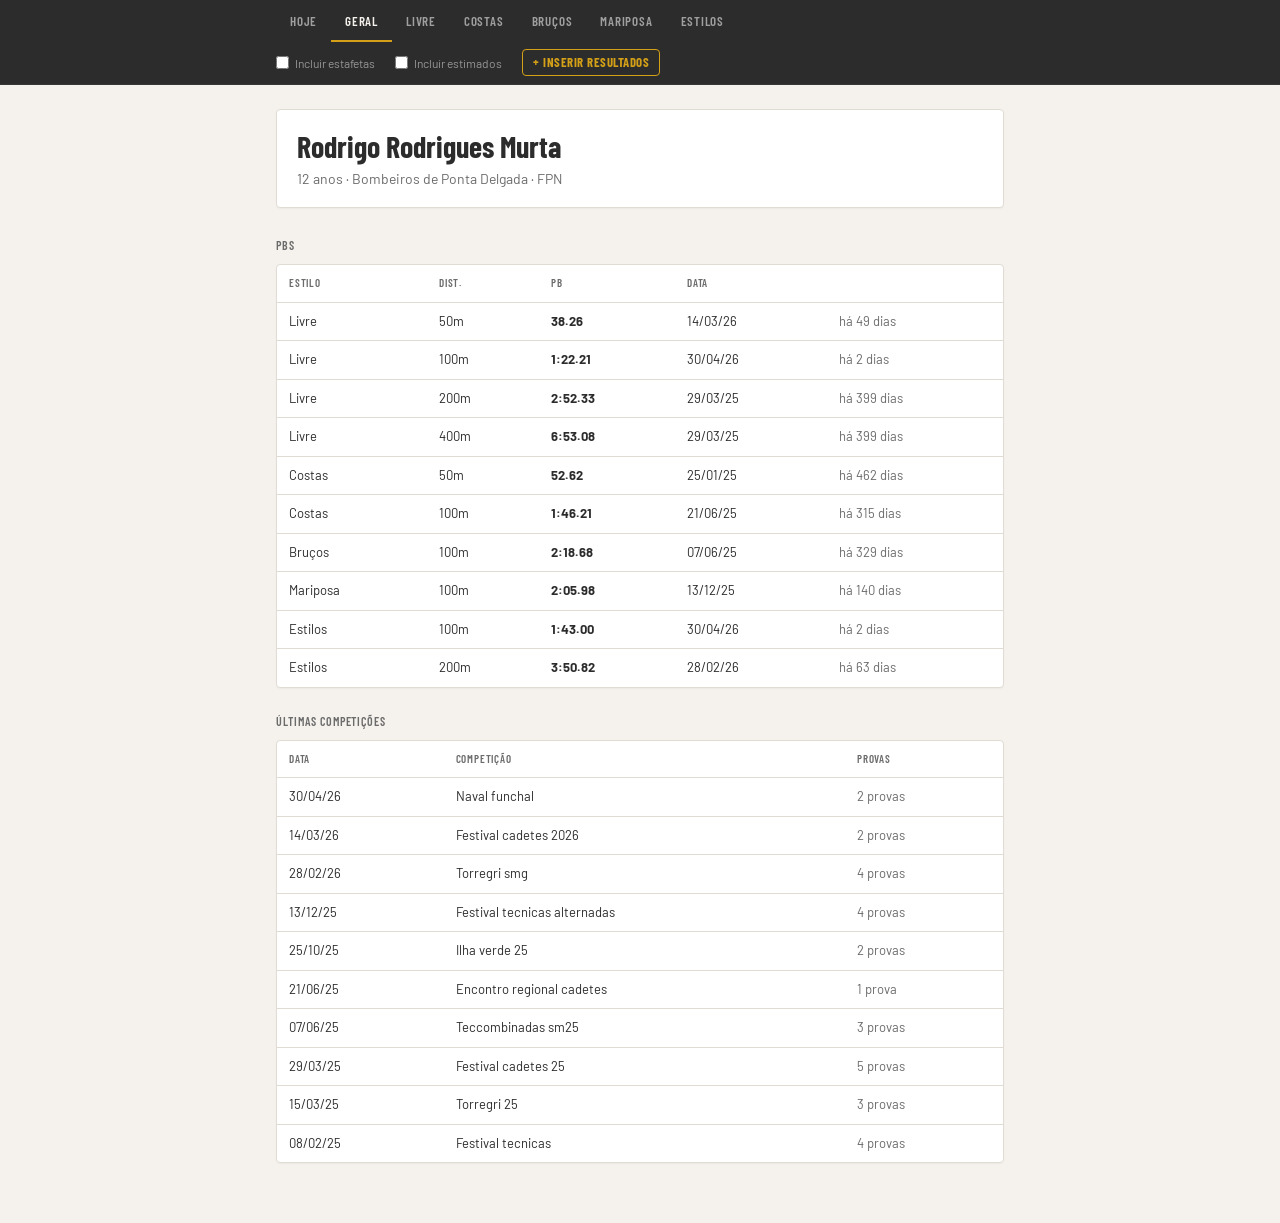
<file: viewer/index.html>
<!DOCTYPE html>
<html lang="pt">
<head>
  <meta charset="UTF-8">
  <meta name="viewport" content="width=device-width, initial-scale=1.0">
  <title>Rodrigo Murta — Natação</title>
  <link rel="preconnect" href="https://fonts.googleapis.com">
  <link rel="preconnect" href="https://fonts.gstatic.com" crossorigin>
  <link rel="stylesheet" href="https://fonts.googleapis.com/css2?family=Barlow+Condensed:wght@400;600;700&family=Barlow:wght@400;500&display=swap">
  <link rel="stylesheet" href="styles.css">
</head>
<body>
  <nav id="top-nav">
    <div class="nav-inner">
      <div class="tabs">
        <button class="tab" data-tab="hoje">Hoje</button>
        <button class="tab active" data-tab="geral">Geral</button>
        <button class="tab" data-tab="livre">Livre</button>
        <button class="tab" data-tab="costas">Costas</button>
        <button class="tab" data-tab="brucos">Bruços</button>
        <button class="tab" data-tab="mariposa">Mariposa</button>
        <button class="tab" data-tab="estilos">Estilos</button>
      </div>
      <div class="filters">
        <label><input type="checkbox" id="toggle-relay"> Incluir estafetas</label>
        <label><input type="checkbox" id="toggle-estimated"> Incluir estimados</label>
        <a href="ingest.html" class="btn-ingest">+ Inserir resultados</a>
      </div>
    </div>
  </nav>

  <main id="main">
    <section id="tab-hoje"    class="tab-content"></section>
    <section id="tab-geral"    class="tab-content active"></section>
    <section id="tab-livre"    class="tab-content"></section>
    <section id="tab-costas"   class="tab-content"></section>
    <section id="tab-brucos"   class="tab-content"></section>
    <section id="tab-mariposa" class="tab-content"></section>
    <section id="tab-estilos"  class="tab-content"></section>
  </main>

  <script src="data.js"></script>
  <script src="hoje.js"></script>
  <script src="charts.js"></script>
</body>
</html>
</file>
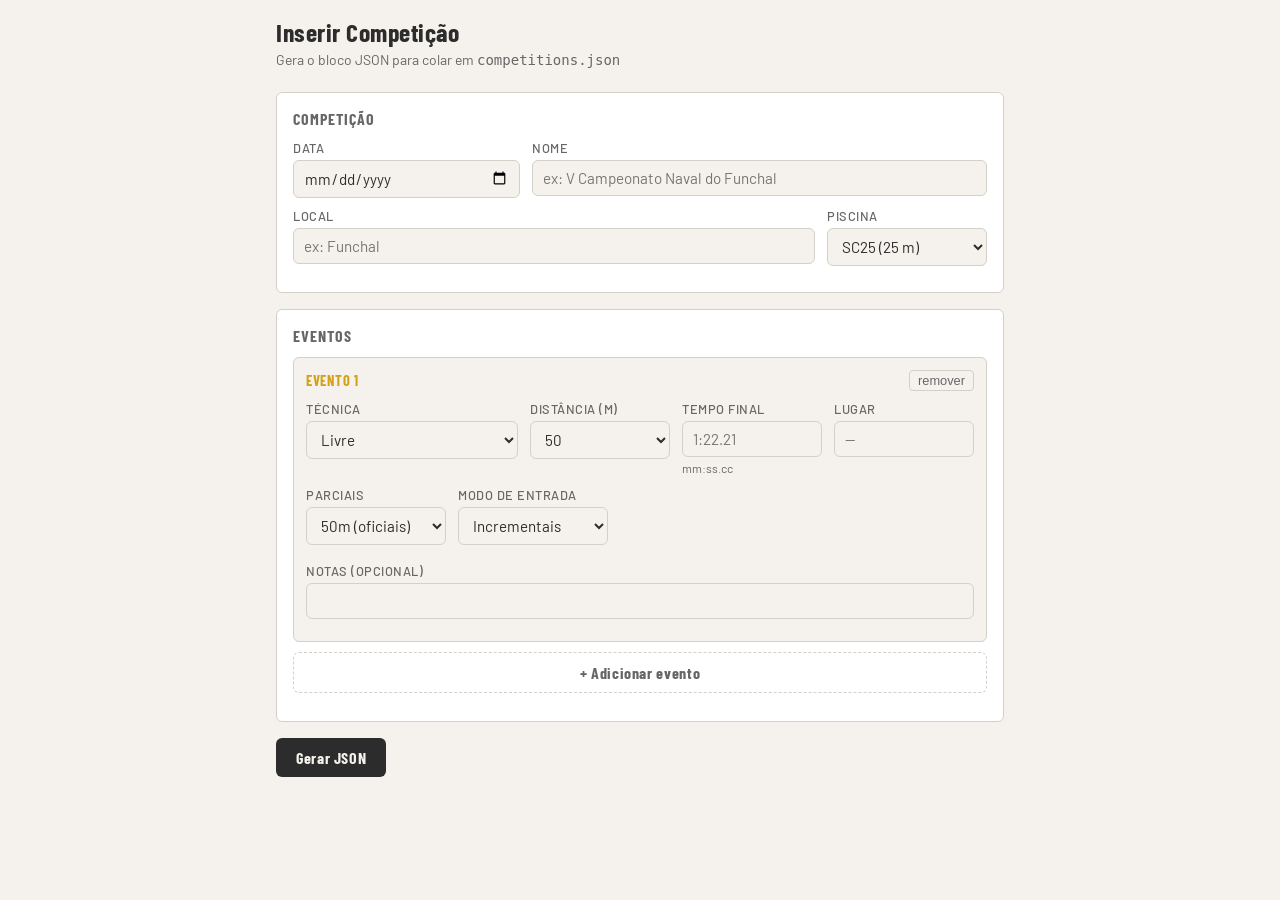
<file: viewer/ingest.html>
<!DOCTYPE html>
<html lang="pt">
<head>
  <meta charset="UTF-8">
  <meta name="viewport" content="width=device-width, initial-scale=1.0">
  <title>Inserir Competição — Rodrigo Murta</title>
  <link rel="preconnect" href="https://fonts.googleapis.com">
  <link rel="preconnect" href="https://fonts.gstatic.com" crossorigin>
  <link rel="stylesheet" href="https://fonts.googleapis.com/css2?family=Barlow+Condensed:wght@400;600;700&family=Barlow:wght@400;500&display=swap">
  <style>
    *, *::before, *::after { box-sizing: border-box; margin: 0; padding: 0; }

    :root {
      --sand: #f5f2ed;
      --sand2: #ece8e1;
      --charcoal: #2c2c2c;
      --mid: #666;
      --gold: #d4a017;
      --green: #4a7c59;
      --red: #c0392b;
      --border: #d4cfc8;
      --radius: 6px;
    }

    body {
      font-family: 'Barlow', sans-serif;
      background: var(--sand);
      color: var(--charcoal);
      max-width: 760px;
      margin: 0 auto;
      padding: 16px;
      font-size: 15px;
    }

    h1 {
      font-family: 'Barlow Condensed', sans-serif;
      font-size: 1.6rem;
      font-weight: 700;
      letter-spacing: .02em;
      margin-bottom: 4px;
    }

    .subtitle { color: var(--mid); font-size: .875rem; margin-bottom: 24px; }

    .card {
      background: white;
      border: 1px solid var(--border);
      border-radius: var(--radius);
      padding: 16px;
      margin-bottom: 16px;
    }

    .card-title {
      font-family: 'Barlow Condensed', sans-serif;
      font-size: 1rem;
      font-weight: 700;
      text-transform: uppercase;
      letter-spacing: .06em;
      color: var(--mid);
      margin-bottom: 12px;
    }

    .row { display: flex; gap: 12px; flex-wrap: wrap; margin-bottom: 10px; }

    .field { display: flex; flex-direction: column; gap: 4px; flex: 1; min-width: 140px; }
    .field label { font-size: .8rem; font-weight: 500; color: var(--mid); text-transform: uppercase; letter-spacing: .04em; }
    .field input, .field select {
      border: 1px solid var(--border);
      border-radius: var(--radius);
      padding: 8px 10px;
      font-family: 'Barlow', sans-serif;
      font-size: .95rem;
      background: var(--sand);
      color: var(--charcoal);
      width: 100%;
    }
    .field input:focus, .field select:focus {
      outline: 2px solid var(--gold);
      background: white;
    }
    .field input.error { border-color: var(--red); background: #fdf2f1; }
    .field input.ok { border-color: var(--green); }

    .hint { font-size: .75rem; color: var(--mid); }

    /* Events */
    .event-block {
      border: 1px solid var(--border);
      border-radius: var(--radius);
      padding: 12px;
      margin-bottom: 10px;
      background: var(--sand);
      position: relative;
    }
    .event-header {
      display: flex;
      align-items: center;
      justify-content: space-between;
      margin-bottom: 10px;
    }
    .event-label {
      font-family: 'Barlow Condensed', sans-serif;
      font-weight: 700;
      font-size: .9rem;
      text-transform: uppercase;
      letter-spacing: .05em;
      color: var(--gold);
    }
    .btn-remove {
      background: none;
      border: 1px solid var(--border);
      border-radius: 4px;
      padding: 2px 8px;
      font-size: .8rem;
      color: var(--mid);
      cursor: pointer;
    }
    .btn-remove:hover { border-color: var(--red); color: var(--red); }

    .splits-row { display: flex; gap: 8px; flex-wrap: wrap; align-items: flex-end; }
    .splits-row .field { min-width: 90px; max-width: 120px; }
    .split-sum { font-size: .8rem; padding-top: 20px; white-space: nowrap; }
    .split-sum.ok { color: var(--green); }
    .split-sum.warn { color: var(--red); }

    .btn {
      display: inline-block;
      padding: 10px 20px;
      border-radius: var(--radius);
      font-family: 'Barlow Condensed', sans-serif;
      font-size: 1rem;
      font-weight: 700;
      letter-spacing: .04em;
      cursor: pointer;
      border: none;
    }
    .btn-add {
      background: none;
      border: 1px dashed var(--border);
      color: var(--mid);
      width: 100%;
      padding: 10px;
      margin-bottom: 12px;
    }
    .btn-add:hover { border-color: var(--gold); color: var(--gold); }
    .btn-generate { background: var(--charcoal); color: var(--sand); }
    .btn-generate:hover { background: var(--gold); color: var(--charcoal); }
    .btn-copy { background: var(--green); color: white; margin-left: 8px; }
    .btn-copy:hover { opacity: .85; }
    .btn-save { background: var(--gold); color: var(--charcoal); margin-left: 8px; }
    .btn-save:hover { opacity: .85; }

    #output-section { display: none; }
    #output-section.visible { display: block; }

    pre#output {
      background: #1a1a1a;
      color: #e8e4de;
      border-radius: var(--radius);
      padding: 14px;
      font-size: .8rem;
      overflow-x: auto;
      white-space: pre;
      line-height: 1.5;
      margin-bottom: 12px;
    }

    .instructions {
      background: #fffbf0;
      border: 1px solid #e8d88a;
      border-radius: var(--radius);
      padding: 12px 14px;
      font-size: .85rem;
      line-height: 1.6;
    }
    .instructions ol { padding-left: 18px; }
    .instructions code {
      background: #f0ece3;
      padding: 1px 5px;
      border-radius: 3px;
      font-family: monospace;
      font-size: .82rem;
    }

    .errors {
      background: #fdf2f1;
      border: 1px solid var(--red);
      border-radius: var(--radius);
      padding: 10px 14px;
      font-size: .85rem;
      color: var(--red);
      margin-bottom: 12px;
    }
    .errors ul { padding-left: 16px; }

    @media (max-width: 500px) {
      .row { flex-direction: column; }
      .splits-row .field { min-width: 80px; }
    }
  </style>
</head>
<body>

<h1>Inserir Competição</h1>
<p class="subtitle">Gera o bloco JSON para colar em <code>competitions.json</code></p>

<div class="card">
  <div class="card-title">Competição</div>
  <div class="row">
    <div class="field">
      <label>Data</label>
      <input type="date" id="comp-date" required>
    </div>
    <div class="field" style="flex:2; min-width:200px;">
      <label>Nome</label>
      <input type="text" id="comp-name" placeholder="ex: V Campeonato Naval do Funchal" required>
    </div>
  </div>
  <div class="row">
    <div class="field">
      <label>Local</label>
      <input type="text" id="comp-location" placeholder="ex: Funchal" required>
    </div>
    <div class="field" style="max-width:160px;">
      <label>Piscina</label>
      <select id="comp-pool">
        <option value="SC25">SC25 (25 m)</option>
        <option value="LC50">LC50 (50 m)</option>
      </select>
    </div>
  </div>
</div>

<div class="card">
  <div class="card-title">Eventos</div>
  <div id="events-container"></div>
  <button class="btn btn-add" onclick="addEvent()">+ Adicionar evento</button>
</div>

<div id="errors-box" class="errors" style="display:none"><ul id="errors-list"></ul></div>

<div style="margin-bottom:16px;">
  <button class="btn btn-generate" onclick="generate()">Gerar JSON</button>
</div>

<div id="output-section">
  <pre id="output"></pre>
  <button class="btn btn-copy" onclick="copyOutput()">Copiar JSON</button>
  <button class="btn btn-save" onclick="saveFile()" id="btn-save">⬇ Guardar ficheiro</button>
  <div class="instructions" style="margin-top:14px;">
    <strong>Passo 1 — Guardar (Fator 1):</strong>
    <ol>
      <li>Clica <strong>"⬇ Guardar ficheiro"</strong></li>
      <li>iOS → Files → iCloud Drive → Github → Natacao → <strong>data → pending → review</strong></li>
    </ol>
    <div style="margin-top:8px; padding-top:8px; border-top:1px solid #e8d88a;">
    <strong>Passo 2 — Aprovar (Fator 2):</strong><br>
    Corre o Shortcut <strong>"Aprovar Entrada Natação"</strong> no iPhone → selecciona a entrada → confirma.<br>
    O Mac processa tudo automaticamente após aprovação.
    </div>
  </div>
</div>

<script>
let eventCount = 0;

const DISCIPLINES = [
  { value: 'livre',    label: 'Livre' },
  { value: 'costas',   label: 'Costas' },
  { value: 'brucos',   label: 'Bruços' },
  { value: 'mariposa', label: 'Mariposa' },
  { value: 'estilos',  label: 'Estilos' },
  { value: 'estafeta_livre', label: 'Estafeta Livre (parcial)' },
];

const DISTANCES = [50, 100, 200, 400, 800, 1500];

function parseTime(str) {
  if (!str || !str.trim()) return null;
  str = str.trim().toLowerCase().replace(/\s+/g, '');

  // 1m15s | 1m15.32s | 1m15 | 1m15.3
  const mFmt = str.match(/^(\d+)m(\d+)(?:\.(\d{1,2}))?s?$/);
  if (mFmt) {
    const mins = parseInt(mFmt[1]);
    const secs = parseInt(mFmt[2]);
    const cents = mFmt[3] ? (mFmt[3].length === 1 ? parseInt(mFmt[3]) * 10 : parseInt(mFmt[3])) : 0;
    return mins * 60 + secs + cents / 100;
  }

  // 1:15.32 | 1:15 | 40.32 | 40
  const cFmt = str.match(/^(?:(\d+):)?(\d+)(?:\.(\d{1,2}))?$/);
  if (cFmt) {
    const mins = parseInt(cFmt[1] || '0');
    const secs = parseInt(cFmt[2]);
    const cents = cFmt[3] ? (cFmt[3].length === 1 ? parseInt(cFmt[3]) * 10 : parseInt(cFmt[3])) : 0;
    return mins * 60 + secs + cents / 100;
  }

  return null;
}

function formatTime(s) {
  if (s === null) return '?';
  const m = Math.floor(s / 60);
  const sec = (s - m * 60).toFixed(2).padStart(5, '0');
  return m > 0 ? `${m}:${sec}` : `${sec}`;
}

function slugify(str) {
  return str.toLowerCase()
    .normalize('NFD').replace(/[̀-ͯ]/g, '')
    .replace(/[^a-z0-9]+/g, '_')
    .replace(/^_|_$/g, '');
}

function numSplits(dist, gran) {
  return Math.floor(dist / gran);
}

function addEvent() {
  eventCount++;
  const id = eventCount;
  const container = document.getElementById('events-container');
  const div = document.createElement('div');
  div.className = 'event-block';
  div.id = `event-${id}`;

  div.innerHTML = `
    <div class="event-header">
      <span class="event-label">Evento ${id}</span>
      <button class="btn-remove" onclick="removeEvent(${id})">remover</button>
    </div>
    <div class="row">
      <div class="field">
        <label>Técnica</label>
        <select id="disc-${id}" onchange="updateSplits(${id})">
          ${DISCIPLINES.map(d => `<option value="${d.value}">${d.label}</option>`).join('')}
        </select>
      </div>
      <div class="field" style="max-width:110px;">
        <label>Distância (m)</label>
        <select id="dist-${id}" onchange="updateSplits(${id})">
          ${DISTANCES.map(d => `<option value="${d}">${d}</option>`).join('')}
        </select>
      </div>
      <div class="field" style="max-width:120px;">
        <label>Tempo final</label>
        <input type="text" id="time-${id}" placeholder="1:22.21" oninput="updateSplits(${id})">
        <span class="hint">mm:ss.cc</span>
      </div>
      <div class="field" style="max-width:80px;">
        <label>Lugar</label>
        <input type="number" id="rank-${id}" placeholder="—" min="1">
      </div>
      <div class="field" style="max-width:130px;">
        <label>Parciais</label>
        <select id="gran-${id}" onchange="updateSplits(${id})">
          <option value="50">50m (oficiais)</option>
          <option value="25">25m (manual)</option>
        </select>
      </div>
      <div class="field" style="max-width:150px;">
        <label>Modo de entrada</label>
        <select id="mode-${id}" onchange="updateSplits(${id})">
          <option value="inc">Incrementais</option>
          <option value="acc">Acumulados (ao vivo)</option>
        </select>
      </div>
    </div>
    <div class="splits-row" id="splits-row-${id}"></div>
    <div class="row" style="margin-top:8px;">
      <div class="field">
        <label>Notas (opcional)</label>
        <input type="text" id="notes-${id}" placeholder="">
      </div>
    </div>
  `;

  container.appendChild(div);
  updateSplits(id);
}

function removeEvent(id) {
  document.getElementById(`event-${id}`).remove();
}

function updateSplits(id) {
  const dist = parseInt(document.getElementById(`dist-${id}`).value);
  const gran = parseInt(document.getElementById(`gran-${id}`).value);
  const mode = document.getElementById(`mode-${id}`).value;
  const n = numSplits(dist, gran);
  const row = document.getElementById(`splits-row-${id}`);
  if (!row) return;

  const existing = [];
  for (let i = 1; i <= 60; i++) {
    const el = document.getElementById(`split-${id}-${i}`);
    if (el) existing.push(el.value);
    else break;
  }

  if (n <= 1) { row.innerHTML = ''; return; }

  const isAcc = mode === 'acc';
  const modeLabel = isAcc ? 'Acumulados ao vivo — cronómetro a correr' : (gran === 50 ? 'Incrementais — oficiais' : 'Incrementais — manual');
  const placeholder = isAcc ? '40.00' : '19.50';

  let html = `<div class="card-title" style="width:100%;font-size:.75rem;margin-bottom:4px;">${modeLabel} (mm:ss.cc)</div>`;
  for (let i = 1; i <= n; i++) {
    const label = isAcc ? `aos ${i * gran}m` : `${(i-1)*gran}–${i*gran}m`;
    const val = existing[i-1] || '';
    html += `<div class="field" style="min-width:80px;max-width:110px;"><label>${label}</label><input type="text" id="split-${id}-${i}" placeholder="${placeholder}" value="${val}" oninput="checkSplits(${id})"></div>`;
  }
  html += `<div class="split-sum" id="split-sum-${id}"></div>`;
  row.innerHTML = html;
  checkSplits(id);
}

function checkSplits(id) {
  const dist = parseInt(document.getElementById(`dist-${id}`).value);
  const gran = parseInt(document.getElementById(`gran-${id}`).value);
  const mode = document.getElementById(`mode-${id}`).value;
  const n = numSplits(dist, gran);
  const timeSec = parseTime(document.getElementById(`time-${id}`).value);
  const sumEl = document.getElementById(`split-sum-${id}`);
  if (!sumEl) return;

  const isAcc = mode === 'acc';
  const vals = [];
  let allFilled = true;

  for (let i = 1; i <= n; i++) {
    const el = document.getElementById(`split-${id}-${i}`);
    if (!el) continue;
    const v = parseTime(el.value);
    if (v === null) { allFilled = false; el.classList.remove('ok','error'); vals.push(null); continue; }
    vals.push(v);
    // validate order for accumulated
    if (isAcc && vals.length >= 2) {
      const prev = vals[vals.length - 2];
      if (prev !== null && v <= prev) {
        el.classList.add('error'); el.classList.remove('ok');
      } else {
        el.classList.remove('error'); el.classList.add('ok');
      }
    } else {
      el.classList.remove('error'); el.classList.add('ok');
    }
  }

  if (!allFilled || timeSec === null) { sumEl.textContent = ''; return; }

  if (isAcc) {
    const last = vals[vals.length - 1];
    const diff = Math.abs(last - timeSec);
    if (diff <= 0.05) {
      sumEl.textContent = `Último acumulado ${formatTime(last)} ≈ tempo total ✓`;
      sumEl.className = 'split-sum ok';
    } else {
      sumEl.textContent = `Último acumulado ${formatTime(last)} ≠ ${formatTime(timeSec)} (Δ${diff.toFixed(2)}s)`;
      sumEl.className = 'split-sum warn';
    }
  } else {
    const sum = vals.reduce((a, b) => a + b, 0);
    const diff = Math.abs(sum - timeSec);
    if (diff <= 0.05) {
      sumEl.textContent = `∑ ${formatTime(sum)} ✓`;
      sumEl.className = 'split-sum ok';
    } else {
      sumEl.textContent = `∑ ${formatTime(sum)} ≠ ${formatTime(timeSec)} (Δ${diff.toFixed(2)}s)`;
      sumEl.className = 'split-sum warn';
    }
  }
}

function getEventIds() {
  const blocks = document.querySelectorAll('.event-block');
  return Array.from(blocks).map(b => parseInt(b.id.replace('event-', '')));
}

function generate() {
  const errors = [];

  const date = document.getElementById('comp-date').value;
  const name = document.getElementById('comp-name').value.trim();
  const location = document.getElementById('comp-location').value.trim();
  const pool = document.getElementById('comp-pool').value;

  if (!date) errors.push('Data da competição em falta');
  if (!name) errors.push('Nome da competição em falta');
  if (!location) errors.push('Local em falta');

  const ids = getEventIds();
  if (ids.length === 0) errors.push('Adiciona pelo menos um evento');

  const events = [];

  for (const id of ids) {
    const disc = document.getElementById(`disc-${id}`).value;
    const dist = parseInt(document.getElementById(`dist-${id}`).value);
    const gran = parseInt(document.getElementById(`gran-${id}`).value);
    const mode = document.getElementById(`mode-${id}`).value;
    const timeStr = document.getElementById(`time-${id}`).value;
    const rankStr = document.getElementById(`rank-${id}`).value;
    const notes = document.getElementById(`notes-${id}`).value.trim();

    const timeSec = parseTime(timeStr);
    if (timeSec === null) { errors.push(`Evento ${id}: tempo inválido ("${timeStr}")`); continue; }

    const n = numSplits(dist, gran);
    const rawVals = [];
    for (let i = 1; i <= n; i++) {
      const el = document.getElementById(`split-${id}-${i}`);
      if (!el) break;
      const v = parseTime(el.value);
      if (v !== null) rawVals.push(v);
    }

    // converter acumulados → incrementais
    let splits = [];
    if (rawVals.length === n) {
      if (mode === 'acc') {
        splits.push(Math.round(rawVals[0] * 100) / 100);
        for (let i = 1; i < rawVals.length; i++) {
          splits.push(Math.round((rawVals[i] - rawVals[i-1]) * 100) / 100);
        }
        // validar: último acumulado ≈ tempo total
        const diff = Math.abs(rawVals[rawVals.length - 1] - timeSec);
        if (diff > 0.05) {
          errors.push(`Evento ${id} (${disc} ${dist}m): último acumulado ${formatTime(rawVals[rawVals.length-1])} ≠ tempo ${formatTime(timeSec)} (Δ${diff.toFixed(2)}s)`);
        }
      } else {
        splits = rawVals.map(v => Math.round(v * 100) / 100);
        const sum = splits.reduce((a, b) => a + b, 0);
        const diff = Math.abs(sum - timeSec);
        if (diff > 0.05) {
          errors.push(`Evento ${id} (${disc} ${dist}m): ∑ parciais ${formatTime(sum)} ≠ tempo ${formatTime(timeSec)} (Δ${diff.toFixed(2)}s)`);
        }
      }
    }

    events.push({
      discipline: disc,
      distance_m: dist,
      time_s: Math.round(timeSec * 100) / 100,
      splits_s: splits.map(s => Math.round(s * 100) / 100),
      rank: rankStr ? parseInt(rankStr) : null,
      notes: notes
    });
  }

  const errBox = document.getElementById('errors-box');
  const errList = document.getElementById('errors-list');
  if (errors.length > 0) {
    errList.innerHTML = errors.map(e => `<li>${e}</li>`).join('');
    errBox.style.display = 'block';
    document.getElementById('output-section').classList.remove('visible');
    return;
  }
  errBox.style.display = 'none';

  const compId = `${date}_${slugify(name)}`;

  const obj = {
    id: compId,
    date: date,
    name: name,
    location: location,
    pool: pool,
    events: events
  };

  const json = JSON.stringify(obj, null, 2);
  document.getElementById('output').textContent = json;
  document.getElementById('output-section').classList.add('visible');
  document.getElementById('output-section').scrollIntoView({ behavior: 'smooth' });
}

function copyOutput() {
  const text = document.getElementById('output').textContent;
  navigator.clipboard.writeText(text).then(() => {
    const btn = document.querySelector('.btn-copy');
    const orig = btn.textContent;
    btn.textContent = 'Copiado ✓';
    setTimeout(() => btn.textContent = orig, 1500);
  });
}

function saveFile() {
  const text = document.getElementById('output').textContent;
  if (!text) return;
  let obj;
  try { obj = JSON.parse(text); } catch { return; }
  const filename = `entrada_${obj.id}.json`;
  const blob = new Blob([text], { type: 'application/json' });
  const url = URL.createObjectURL(blob);
  const a = document.createElement('a');
  a.href = url;
  a.download = filename;
  a.click();
  URL.revokeObjectURL(url);
}

// Inicia com um evento
addEvent();

// Pré-preenchimento via query string (vindo do separador Hoje)
(function () {
  var p = new URLSearchParams(location.search);
  if (!p.has('name') && !p.has('date')) return;

  if (p.get('date'))  document.getElementById('comp-date').value     = p.get('date');
  if (p.get('name'))  document.getElementById('comp-name').value     = p.get('name');
  if (p.get('local')) document.getElementById('comp-location').value = p.get('local');

  var disc = p.get('disc');
  var dist = p.get('dist');
  if (disc) {
    var discSel = document.getElementById('disc-1');
    if (discSel) discSel.value = disc;
  }
  if (dist) {
    var distSel = document.getElementById('dist-1');
    if (distSel) { distSel.value = dist; updateSplits(1); }
  }
})();
</script>
</body>
</html>
</file>
<file: viewer/styles.css>
/* ── Reset & base ──────────────────────────────────────────────────────── */
:root {
  --bg: #f5f2ed;
  --surface: #ffffff;
  --text: #2c2c2c;
  --text-soft: #6b6b6b;
  --accent-pb: #d4a017;
  --success: #4a8b3a;
  --danger: #b04848;
  --border: #e0dcd4;
  --nav-bg: #2c2c2c;
}

*, *::before, *::after { box-sizing: border-box; margin: 0; padding: 0; }

body {
  background: var(--bg);
  color: var(--text);
  font-family: 'Barlow', sans-serif;
  font-size: 14px;
  line-height: 1.5;
}

/* ── Sticky nav ────────────────────────────────────────────────────────── */

#top-nav {
  position: sticky;
  top: 0;
  z-index: 100;
  background: var(--nav-bg);
  border-bottom: 1px solid rgba(255,255,255,0.06);
}

.nav-inner {
  max-width: 760px;
  margin: 0 auto;
  padding: 0 16px;
}

.tabs {
  display: flex;
  overflow-x: auto;
  -webkit-overflow-scrolling: touch;
  scrollbar-width: none;
}
.tabs::-webkit-scrollbar { display: none; }

.tab {
  font-family: 'Barlow Condensed', sans-serif;
  font-size: 13px;
  font-weight: 600;
  letter-spacing: 0.06em;
  text-transform: uppercase;
  color: rgba(255,255,255,0.55);
  background: none;
  border: none;
  border-bottom: 2px solid transparent;
  padding: 13px 14px 11px;
  cursor: pointer;
  white-space: nowrap;
  transition: color 0.12s;
}
.tab:hover { color: rgba(255,255,255,0.85); }
.tab.active {
  color: var(--bg);
  border-bottom-color: var(--accent-pb);
}

.filters {
  display: flex;
  gap: 20px;
  padding: 7px 0 8px;
  font-size: 12px;
  color: rgba(255,255,255,0.5);
}
.filters label { display: flex; align-items: center; gap: 6px; cursor: pointer; }
.filters input[type="checkbox"] { accent-color: var(--accent-pb); cursor: pointer; }

/* ── Main content ──────────────────────────────────────────────────────── */

#main {
  max-width: 760px;
  margin: 0 auto;
  padding: 24px 16px 56px;
}

.tab-content { display: none; }
.tab-content.active { display: block; }

/* ── Geral — athlete card ──────────────────────────────────────────────── */

.athlete-card {
  background: var(--surface);
  border: 1px solid var(--border);
  border-radius: 4px;
  padding: 20px 20px 18px;
  margin-bottom: 28px;
  box-shadow: 0 1px 2px rgba(0,0,0,0.04);
}
.athlete-name {
  font-family: 'Barlow Condensed', sans-serif;
  font-size: 30px;
  font-weight: 700;
  color: var(--text);
  line-height: 1.1;
  margin-bottom: 5px;
}
.athlete-meta { font-size: 14px; color: var(--text-soft); }

/* ── Section & sub-headings ────────────────────────────────────────────── */

.section-title {
  font-family: 'Barlow Condensed', sans-serif;
  font-size: 24px;
  font-weight: 700;
  letter-spacing: 0.01em;
  color: var(--text);
  margin-bottom: 16px;
}

.sub-title {
  font-family: 'Barlow Condensed', sans-serif;
  font-size: 12px;
  font-weight: 600;
  letter-spacing: 0.08em;
  text-transform: uppercase;
  color: var(--text-soft);
  margin: 24px 0 10px;
}

/* ── Cards grid ────────────────────────────────────────────────────────── */

.cards-grid {
  display: grid;
  grid-template-columns: 1fr;
  gap: 12px;
  margin-bottom: 4px;
}
@media (min-width: 720px) {
  .cards-grid { grid-template-columns: 1fr 1fr; }
}

.dist-card {
  background: var(--surface);
  border: 1px solid var(--border);
  border-radius: 4px;
  padding: 16px 16px 12px;
  box-shadow: 0 1px 2px rgba(0,0,0,0.04);
}

.card-dist {
  font-family: 'Barlow Condensed', sans-serif;
  font-size: 11px;
  font-weight: 600;
  letter-spacing: 0.1em;
  text-transform: uppercase;
  color: var(--text-soft);
  margin-bottom: 6px;
}

.card-pb-row {
  display: flex;
  align-items: baseline;
  gap: 6px;
  line-height: 1;
}
.pb-time {
  font-family: 'Barlow Condensed', sans-serif;
  font-size: 38px;
  font-weight: 700;
  color: var(--text);
}
.pb-star { font-size: 18px; color: var(--accent-pb); }

.card-pb-date {
  font-size: 12px;
  color: var(--text-soft);
  margin-top: 3px;
  margin-bottom: 5px;
}
.card-last {
  font-size: 13px;
  color: var(--text-soft);
  margin-bottom: 4px;
}
.card-last strong { color: var(--text); font-weight: 500; }

.delta {
  font-family: 'Barlow Condensed', sans-serif;
  font-size: 15px;
  font-weight: 600;
  display: block;
  margin-bottom: 10px;
}
.delta.danger  { color: var(--danger); }
.delta.success { color: var(--success); }
.delta.neutral { color: var(--text-soft); }

.card-spark { line-height: 0; }

/* ── Tables ────────────────────────────────────────────────────────────── */

.table-wrap {
  overflow-x: auto;
  -webkit-overflow-scrolling: touch;
  border: 1px solid var(--border);
  border-radius: 4px;
  background: var(--surface);
  box-shadow: 0 1px 2px rgba(0,0,0,0.04);
  margin-bottom: 4px;
}

.data-table {
  width: 100%;
  border-collapse: collapse;
  font-size: 13px;
}
.data-table th {
  font-family: 'Barlow Condensed', sans-serif;
  font-size: 11px;
  font-weight: 600;
  letter-spacing: 0.07em;
  text-transform: uppercase;
  color: var(--text-soft);
  padding: 10px 12px;
  text-align: left;
  border-bottom: 1px solid var(--border);
  white-space: nowrap;
  cursor: default;
}
.data-table th[title] { cursor: help; border-bottom: 1px dashed var(--border); }
.data-table td {
  padding: 9px 12px;
  border-bottom: 1px solid var(--border);
  vertical-align: middle;
  white-space: nowrap;
}
.data-table tbody tr:last-child td { border-bottom: none; }
.data-table tbody tr:hover { background: var(--bg); }

.row-dsq { opacity: 0.45; }

/* ── Colour helpers ────────────────────────────────────────────────────── */

.c-success { color: var(--success); }
.c-danger  { color: var(--danger); }
.c-soft    { color: var(--text-soft); }
.c-gold    { color: var(--accent-pb); }

/* ── Badges ────────────────────────────────────────────────────────────── */

.badge {
  font-family: 'Barlow Condensed', sans-serif;
  font-size: 10px;
  font-weight: 600;
  letter-spacing: 0.04em;
  text-transform: uppercase;
  padding: 1px 5px;
  border-radius: 2px;
  margin-left: 5px;
  vertical-align: middle;
}
.badge-dsq { background: var(--danger); color: #fff; }
.badge-est { background: var(--border); color: var(--text-soft); }

/* ── Empty state ───────────────────────────────────────────────────────── */

.empty {
  color: var(--text-soft);
  font-style: italic;
  padding: 12px 0;
  font-size: 13px;
}

/* ── Botão inserir resultados ──────────────────────────────────────────── */

.btn-ingest {
  display: inline-block;
  font-family: "Barlow Condensed", sans-serif;
  font-size: .8rem;
  font-weight: 700;
  letter-spacing: .04em;
  text-transform: uppercase;
  text-decoration: none;
  color: var(--gold, #d4a017);
  border: 1px solid var(--gold, #d4a017);
  border-radius: 4px;
  padding: 3px 10px;
  white-space: nowrap;
  transition: background .15s, color .15s;
}
.btn-ingest:hover {
  background: var(--gold, #d4a017);
  color: #2c2c2c;
}

/* ── Hoje tab ───────────────────────────────────────────────────────────── */

.hoje-grid {
  display: grid;
  grid-template-columns: repeat(auto-fill, minmax(200px, 1fr));
  gap: 12px;
  margin-top: 4px;
}

.hoje-card {
  background: var(--surface);
  border: 1px solid var(--border);
  border-radius: 6px;
  overflow: hidden;
  display: flex;
  flex-direction: column;
  box-shadow: 0 1px 2px rgba(0,0,0,0.04);
}

.hoje-card-top {
  background: var(--nav-bg);
  color: #fff;
  padding: 10px 12px 8px;
  display: flex;
  align-items: baseline;
  gap: 8px;
}

.hoje-num {
  font-family: 'Barlow Condensed', sans-serif;
  font-size: 11px;
  font-weight: 700;
  letter-spacing: 0.08em;
  text-transform: uppercase;
  color: rgba(255,255,255,0.5);
  flex-shrink: 0;
}

.hoje-estilo {
  font-family: 'Barlow Condensed', sans-serif;
  font-size: 15px;
  font-weight: 700;
  letter-spacing: 0.04em;
  text-transform: uppercase;
  flex: 1;
}

.hoje-hora {
  font-size: 12px;
  color: var(--accent-pb);
  font-weight: 600;
  flex-shrink: 0;
}

.hoje-card-body {
  padding: 10px 12px 6px;
  flex: 1;
  display: flex;
  flex-direction: column;
  gap: 4px;
}

.hoje-serie {
  font-size: 12px;
  color: var(--text-soft);
}

.hoje-entrada { font-size: 14px; }

.hoje-pb {
  font-size: 12px;
  color: var(--text-soft);
}

.hoje-delta { margin-top: 2px; }

.hoje-btn {
  display: block;
  margin: 8px 12px 12px;
  text-align: center;
  font-family: 'Barlow Condensed', sans-serif;
  font-size: 11px;
  font-weight: 700;
  letter-spacing: 0.06em;
  text-transform: uppercase;
  text-decoration: none;
  color: var(--accent-pb);
  border: 1px solid var(--accent-pb);
  border-radius: 4px;
  padding: 5px 0;
  transition: background .15s, color .15s;
}

.hoje-btn:hover {
  background: var(--accent-pb);
  color: #fff;
}
</file>
